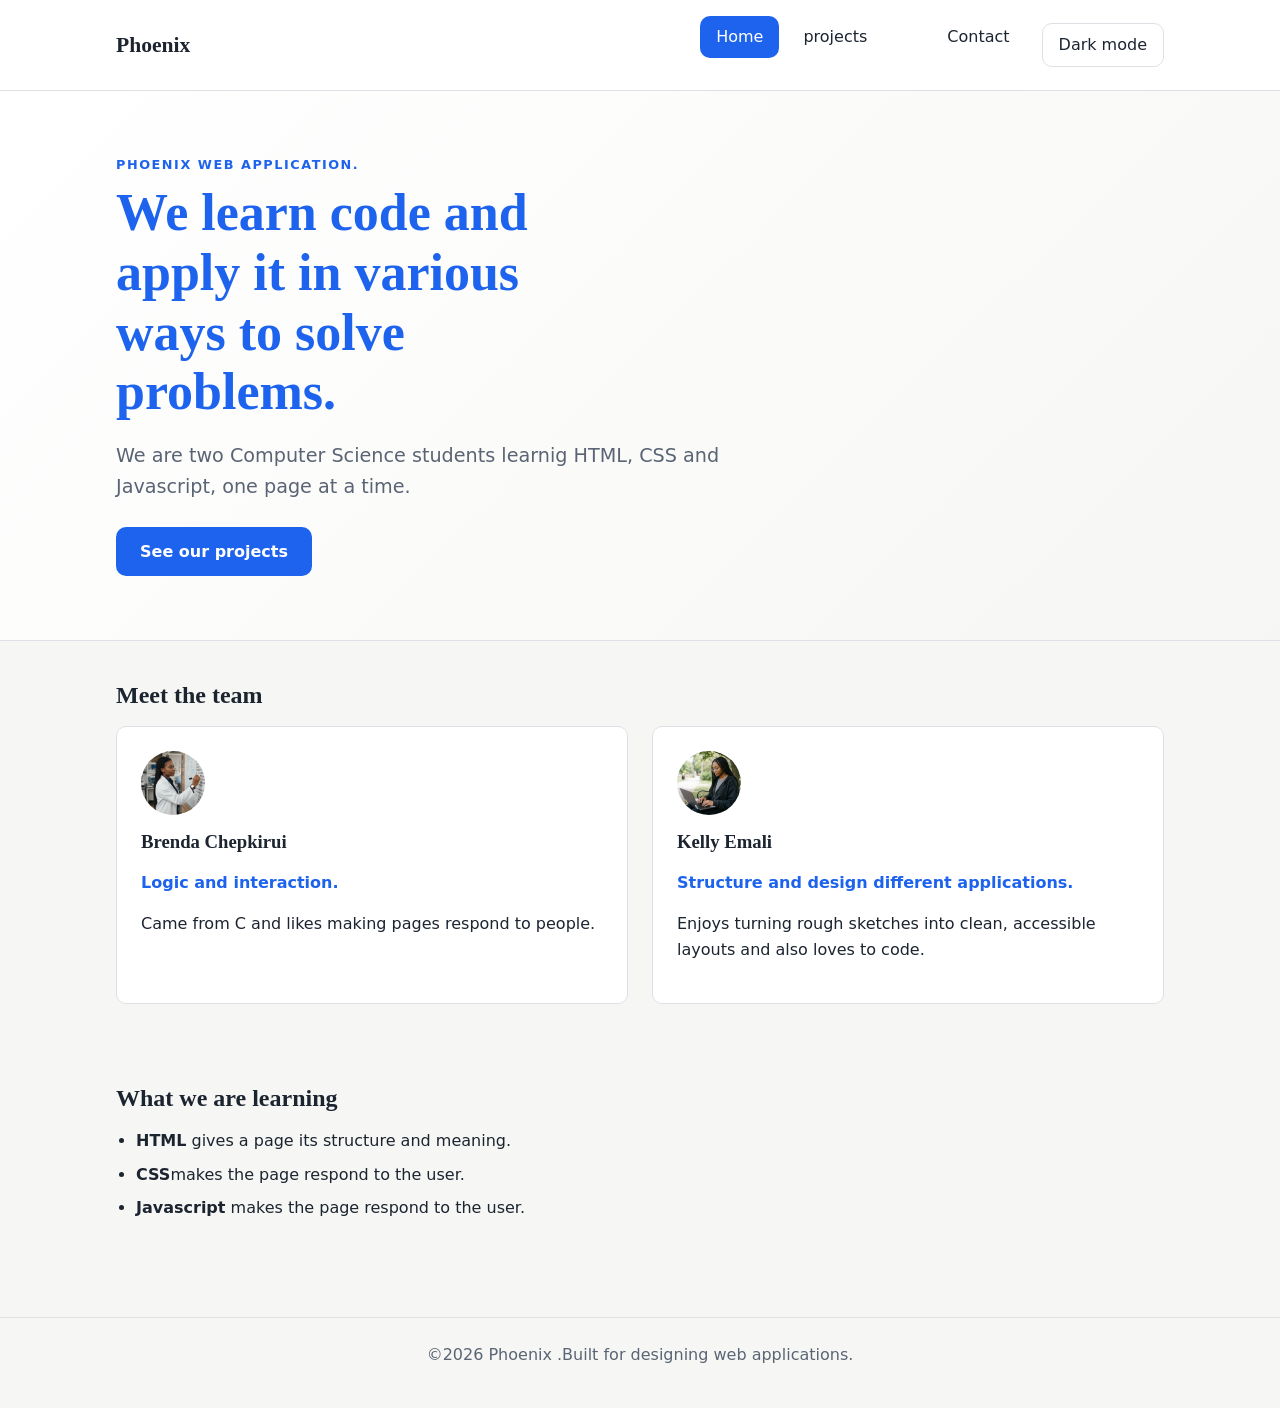
<file: index.html>
<!DOCTYPE html>
<html lang="en">
<head>
    <meta charset="UTF-8">
    <meta name="viewport" content="width=device-width, initial-scale=1.0">  
    <meta name="description" content ="Phoenix : a CSC 216 web development pair.">
    <title>Home | Phoenix </title>
    <link rel="stylesheet" href="css/styles.css">
       <script src="js/script.js"re defer></script>
    </head>
    <body>
        <a class="skip-link"href="#main">Skip to main content</a>

        <header class="site-header">
            <div class="container header-inner">
                <a class="logo" href="index.html">Phoenix </a>
            <button class= "nav-toggle" type="button" aria-expanded= "false" aria-controls="site-nav">Menu</button>
            <nav id ="site-nav" class= "site-nav" aria -label="Main">
                <ul>
                    <li><a href="index.html" aria-current="page">Home</a></li>
                    <li><a href="projects.html">projects<a><li>
                    <li><a href="contact.html">Contact</a></li>
                </ul>
            </nav>
                    <button class="theme-toggle" type="button" aria-pressed="false">Dark mode</button></button>
            </div>
        </header>

        <main  id="main">
            <section class="hero">
             <div class="container">
             <p class="eyebrow">Phoenix web application.</p>
              <h1>We learn code and apply it in various ways to solve problems.</h1>
              <p class ="lead"> We are two Computer Science students learnig HTML, CSS and Javascript, one page at a time.</p>
              <a class ="button" href="projects.html">See our projects </a>
             </div>
            </section>

<section class ="container section" aria-labelledby="team-heading">
    <h2 id="team-heading">Meet the team</h2>
    <div class="team-grid">
       <article class="card">
        <img class="avatar" src="images/brenda-chepkirui.jpg" alt="A picture of Brenda writing a piece of code" width="64" height="64">
        <h3>Brenda Chepkirui</h3>
        <p class="role">Logic and interaction.</p>
        <p>Came from C and likes making pages respond to people.</p>
       </article>
       <article class="card">
         <img class="avatar" src="images/kelly-emali.jpg" alt="A picture of Kelly Coding using a laptop" width="64" height="64">
        <h3>Kelly Emali</h3>
        <p class="role">Structure and design different applications.</p>
        <p>Enjoys turning rough sketches into clean, accessible layouts and also loves to code.</p>
       </article>
    </div>
</section>

 <section class="container section" aria-labelledby="learning-heading">
    <h2 id="learning-heading">What we are learning</h2>
  <ul class="skill-list">
    <li><strong>HTML</strong> gives a page its structure and meaning.</li>
    <li><strong>CSS</strong>makes the page respond to the user.</li>
    <li><strong> Javascript</strong> makes the page respond to the user.</li>
  </ul>
 </section>
</main>

<footer class="site-footer">
 <div class ="container">
    <p>©<span id="year">2026</span> Phoenix .Built for designing web applications. </p>
</div>
</footer>
</body>
</html>
</file>
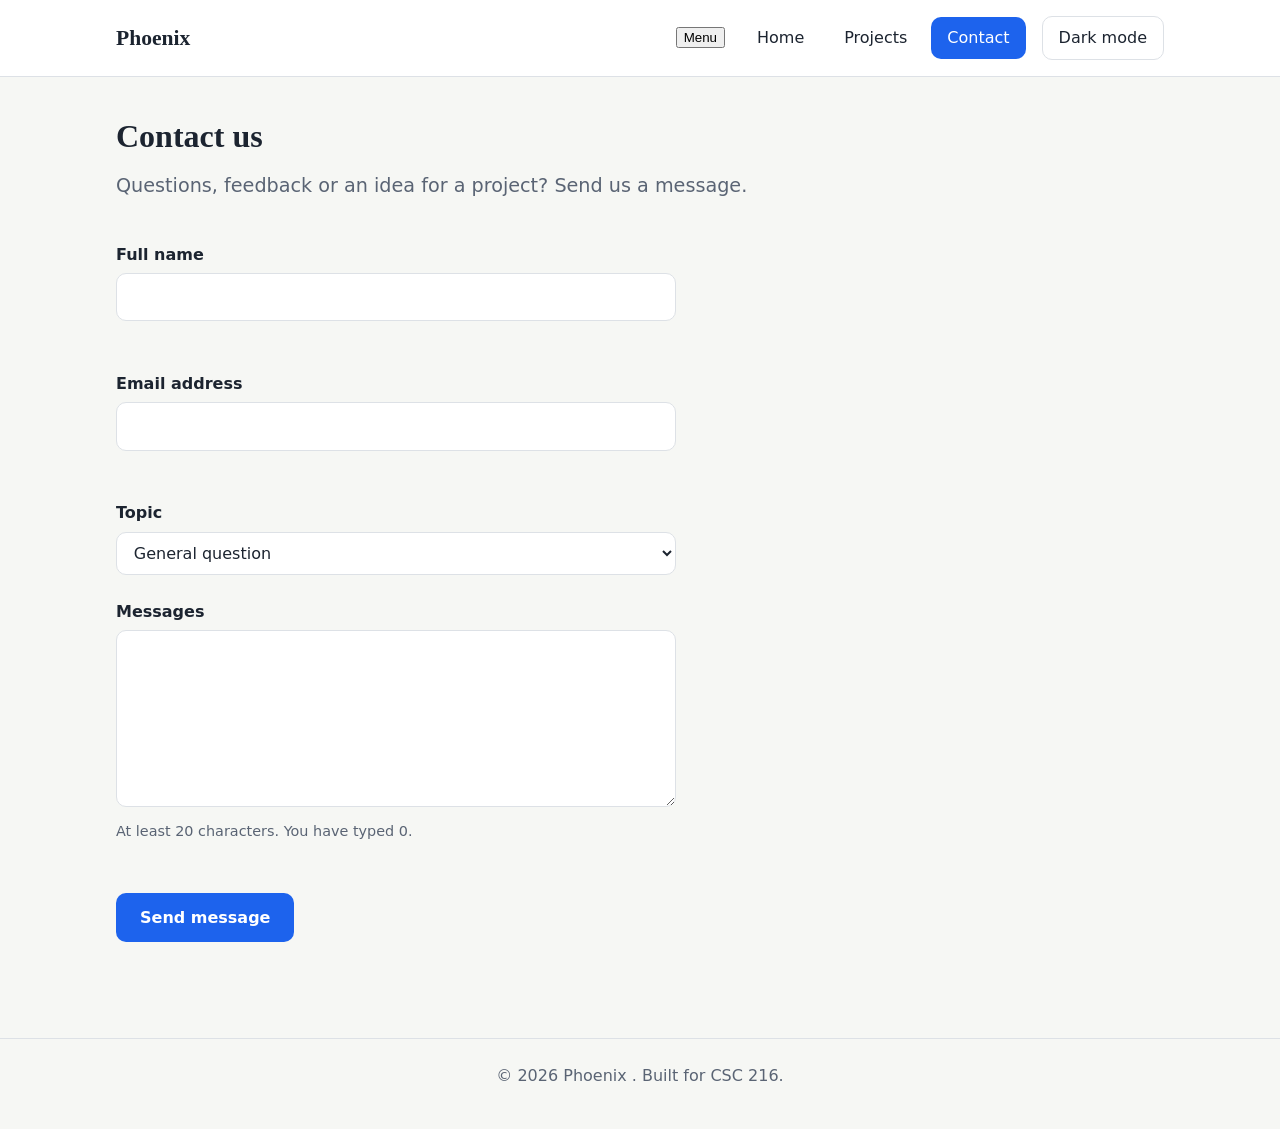
<file: contact.html>
<!DOCTYPE html> <!-- Contact page-->
<html lamg="en">
    <head>
        <meta charset="UTF-8">
        <meta name="viewport" content="width=device-width, initial-scale=1.0">
        <meta name="description" content="Send a message to Phoenix .">
        <title>Contact | Phoenix </title>
        <link rel="stylesheet" href="css/styles.css">
        <script src="js/script.js" defer></script>
    </head>
    <body>
        <a class="skip-link" href="#main">Skip to main content</a>

        <header class="site-header">
            <div class="container header-inner">
                <a class="logo" href="index.html">Phoenix </a>
                <button class="nav toggle" type="button" aria-expanded="false" aria-controls="size-nav">Menu</button>
                <nav id="site-nav" class="site-nav" arial-label="Main">
                    <ul>
                        <li><a href="index.html">Home</a></li>
                        <li><a href="projects.html">Projects</a></li>
                        <li><a href="contact.html" aria-current="page">Contact</a></li>
                    </ul>
                </nav>
                <button class="theme-toggle" type="button" aria-pressed="false">Dark mode</button>
            </div>
        </header>

        <main id="main" class="container">
            <header class="page-header">
                <h1>Contact us</h1>
                <p class="lead">Questions, feedback or an idea for a project? Send us a message.</p>
            </header>

            <form id="contact-form" class="contact-form" novalidate>
                <div class="field">
                    <label for="name">Full name</label>
                    <input type="text" id="name" autocomplete="name" required aria-describedby="name-error">
                    <p class="error" id="name-error"></p>
                </div>

                <div class="field">
                    <label for="email">Email address</label>
                    <input type="email" id="email" name="email" autocomplete="email" required aria-describedby="email-error">
                    <p class="error" id="email-error"></p>
                </div>

                <div class="field">
                    <label for="topic">Topic</label>
                    <select id="topic" name="topic">
                        <option value="general">General question</option>
                        <option value="collaboration">Collaboration</option>
                        <option value="feedback">Feedback on our site</option>
                    </select>
                </div>

                <div class="field">
                    <label for="message">Messages</label>
                    <textarea id="message" name="message" rows="6" required minlength="20" aria-describedby="message-hint message-error"></textarea>
                    <p class="hint" id="message-hint">At least 20 characters. You have typed <span id="char-count">0</span>.</p>
                    <p class="error" id="message-error"></p>
                </div>

                <button class="button" type="submit">Send message</button>
                <p id="form-status" class="form-status" role="status"></p>
            </form>
        </main>

        <footer class="site-footer">
            <div class="container">
                <P>© <span id="year">2026</span> Phoenix . Built for CSC 216.</P>
            </div>
        </footer>
    </body>
</html>
</file>
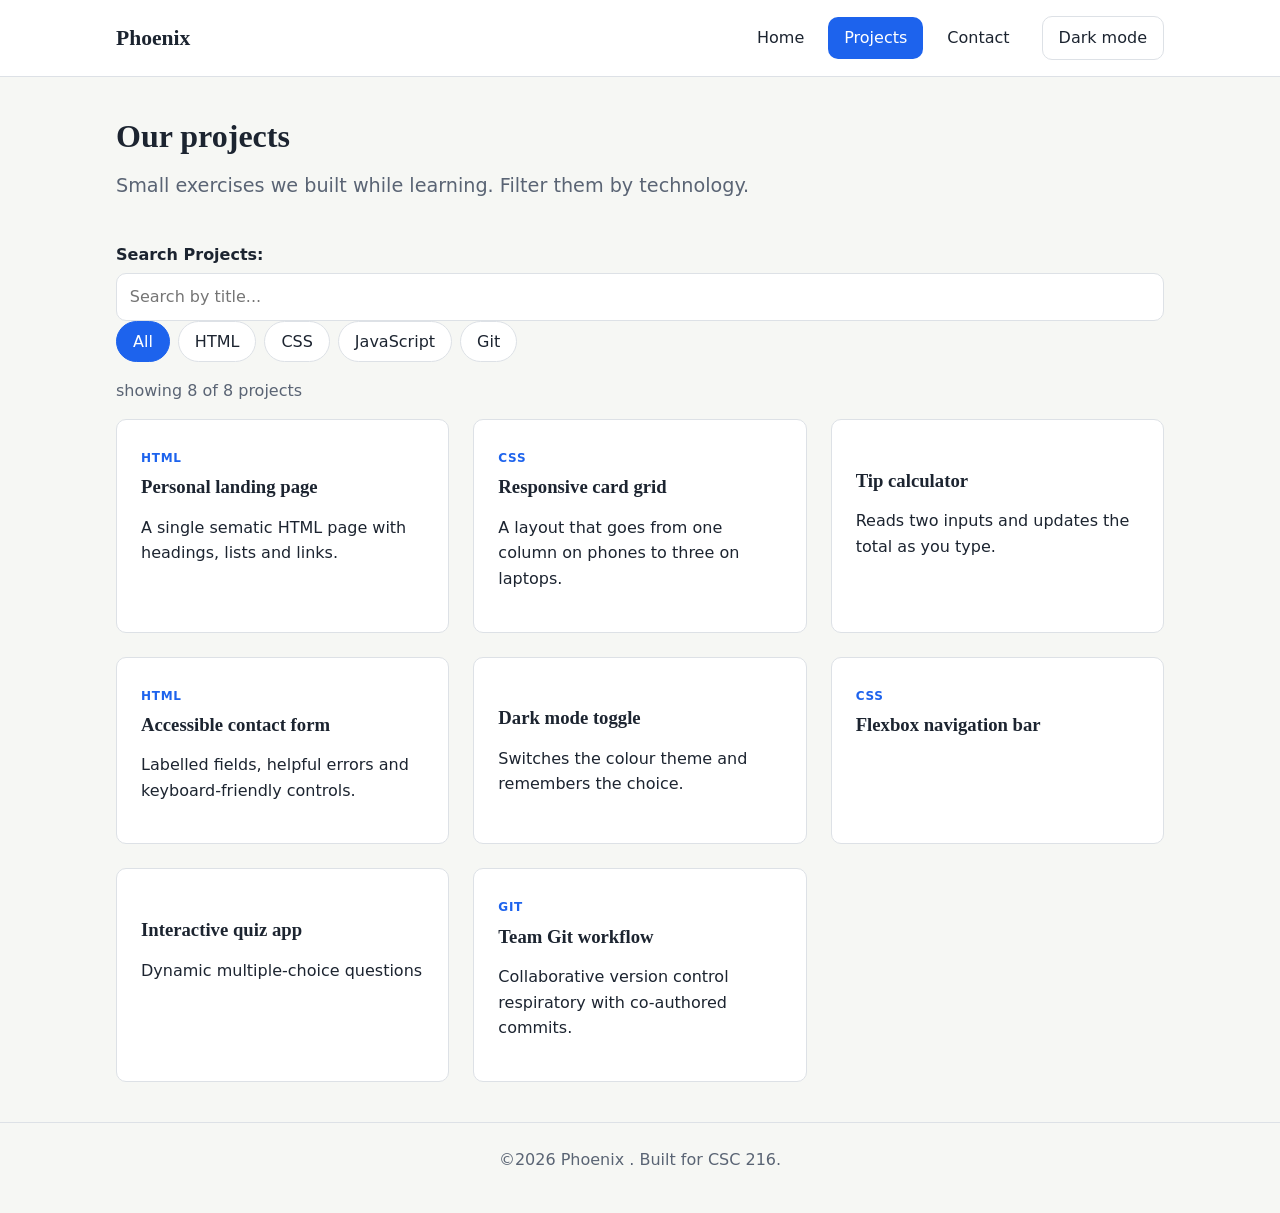
<file: projects.html>
<!DOCTYPE html> <!--Projects page-->
<html lang="en">
 <head>
    <meta charset="UTF-8">
    <meta name="viewport" content="width=device-width, initial-scale=1.0">
    <meta name="description" content="Projects built by Phoenix  while learning web development.">
    <title>Projects | Phoenix </title>
    <link rel="stylesheet" href="css/styles.css">
    <script src="js/script.js" defer></script>
 </head>
 <body>
   <a class="skip-link" href="#main">Skip to main content</a>

     <header class="site-header">
        <div class="container header-inner">
            <a class="logo" href="index.html">Phoenix </a>
            <button class="nav-toggle" type="button" aria-expanded="false" aria-controls="site-nav">Menu</button>
            <nav id="site-nav" class="site-nav" aria-label="Main">
                <ul>
                  <li><a href="index.html">Home</a></li>
                  <li><a href="projects.html" aria-current="page">Projects</a></li>
                  <li><a href="contact.html">Contact</a></li>
                </ul>
            </nav>
            <button class="theme-toggle" type="button" aria-pressed="false">Dark mode</button>
        </div>
     </header>

    <main id="main" class="container">
        <header class="page-header">
            <h1>Our projects</h1>
            <p class="lead">Small exercises we built while learning. Filter them by technology.</p>
        </header>

         <label for="project-search">Search Projects:</label>
         <input type-"text" id="project-search" placeholder="Search by title...">
        <div class="filters" role="group" aria-label="Filter projects by technology">
            <button class="filter-btn" type="button" data-filter="all" aria-pressed="true">All</button>
            <button class="filter-btn" type="button" data-filter="html" aria-pressed="false">HTML</button>
            <button class="filter-btn" type="button" data-filter="css" aria-pressed="false">CSS</button>
            <button class="filter-btn" type="button" data-filter="js" aria-pressed="false">JavaScript</button>
            <button class="filter-btn" type="button" data-filter="git" aria-pressed="false">Git</button>
        </div>

        <p id="project-count" class="project-count" aria-live="polite"></p>
        <div id="project-list" class="project-grid"></div>
        <p id="no-projects-msg" hidden>No projects match your search. Please try another keyword</p>

        <noscript>
            <p>Turn on JavaScript to see the project list.</p>
        </noscript>
    </main>
    <footer class="site-footer">
        <div class="container">
            <p>©<span id="year"> 2026</span> Phoenix . Built for CSC 216.</p>
        </div>
    </footer>
 </body>
</html>
</file>
<file: css/styles.css>
/* =====================================================
   Team website stylesheet (CSC 216, Lab 2)
   One file styles every page on the site.
   ===================================================== */

/* ---------- 1. Design tokens ---------- */
/* ===================================================== */
   :root {
    --color-bg: #f6f7f4;
    --color-surface:#ffffff;
    --color-text: #1c2430;
    --color-muted:#5a6474;
    --color-primary: #1d63ed;
    --color-primary-dark: #1243a6;
    --color-on-primary: #ffffff;
    --color-border: #dde1e6;
    --color-error: #b3261e;
    --color-success: #1e7b3a;

  --font-body: system-ui, -apple-system, "Segoe UI", Roboto, Arial, sans-serif;
  --font-heading: Georgia, "Times New Roman", serif;

  --space-1: 0.5rem;
  --space-2: 1rem;
  --space-3: 1.5rem;
  --space-4: 2.5rem;
  --space-5: 4rem;

  --radius: 10px;
  --max-width: 1080px;
}

body.dark {
  --color-bg: #11161d;
  --color-surface: #1a212b;
  --color-text: #e7ebf0;
  --color-muted: #a2abb9;
  --color-primary: #4f8cf6;
  --color-primary-dark: #1d63ed;
  --color-on-primary: #0b1f1f;
  --color-border: #2b3340;
  --color-error: #ff8a80;
  --color-success: #7ddc97;
}


/* ---------- 2. Base and reset ---------- */
*,
*::before,
*::after {
  box-sizing: border-box;
}

body {
  margin: 0;
  font-family: var(--font-body);
  font-size: 1rem;
  line-height: 1.6;
  color: var(--color-text);
  background-color: var(--color-bg);
  transition: background-color 0.3s ease, color 0.3s ease;
}

h1,
h2,
h3 {
  font-family: var(--font-heading);
  line-height: 1.2;
  margin: 0 0 var(--space-2);
}

p {
  margin: 0 0 var(--space-2);
}

a {
  color: var(--color-primary);
}
img{
    max-width: 100%;
    display: block;
}
:focus-visible{
    outline: 3px solid var(-color-primary);
    outline-offset: 3px;
}
/* ---------- 3. Layout helpers ---------- */
.container {
  width: 100%;
  max-width: var(--max-width);
  margin-inline: auto;
  padding-inline: var(--space-2);
}
.section {
  padding-block: var(--space-4);
}

.skip-link {
  position: absolute;
  top: -4rem;
  left: var(--space-2);
  z-index: 100;
  padding: var(--space-1) var(--space-2);
  border-radius: var(--radius);
  background-color: var(--color-primary);
  color: var(--color-on-primary);
}

.skip-link:focus {
  top: var(--space-2);
}
/* ---------- 4. Header and navigation ---------- */
.site-header {
  position: sticky;
  top: 0;
  z-index: 10;
  background-color: var(--color-surface);
  border-bottom: 1px solid var(--color-border);
}

.header-inner {
  display: flex;
  flex-wrap: wrap;
  align-items: center;
  gap: var(--space-2);
  padding-block: var(--space-2);
}

.logo {
  margin-right: auto;
  font-family: var(--font-heading);
  font-size: 1.35rem;
  font-weight: 700;
  color: var(--color-text);
  text-decoration: none;
}

.site-nav ul {
  display: flex;
  gap: var(--space-1);
  margin: 0;
  padding: 0;
  list-style: none;
}

.site-nav a {
  display: block;
  padding: var(--space-1) var(--space-2);
  border-radius: var(--radius);
  color: var(--color-text);
  font-weight: 500;
  text-decoration: none;
}

.site-nav a:hover {
  background-color: var(--color-bg);
}

.site-nav a[aria-current="page"] {
  background-color: var(--color-primary);
  color: var(--color-on-primary);
}

.nav-toggle,
.theme-toggle {
  padding: var(--space-1) var(--space-2);
  border: 1px solid var(--color-border);
  border-radius: var(--radius);
  background-color: transparent;
  color: var(--color-text);
  font: inherit;
  cursor: pointer;
}

.theme-toggle[aria-pressed="true"] {
  border-color: var(--color-primary);
  color: var(--color-primary);
}

.nav-toggle {
  display: none;
}
/* ---------- 5. Buttons and hero ---------- */
.button {
  display: inline-block;
  padding: 0.75rem 1.5rem;
  border: none;
  border-radius: var(--radius);
  background-color: var(--color-primary);
  color: var(--color-on-primary);
  font: inherit;
  font-weight: 600;
  text-decoration: none;
  cursor: pointer;
  transition: background-color 0.2s ease, transform 0.2s ease;
}

.button:hover {
  background-color: var(--color-primary-dark);
  color: var(--color-on-primary);
  transform: translateY(-2px);
}

.hero {
  padding-block: var(--space-5);
  background: linear-gradient(135deg, var(--color-surface), var(--color-bg));
  border-bottom: 1px solid var(--color-border);
}

.hero h1 {
  max-width: 18ch;
  margin-bottom: 1.2rem;
  font-size: clamp(2rem, 5vw, 3.25rem);
  font-weight: 800;
  line-height:1.15 ;
  color: var(--color-primary)

}

.eyebrow {
  margin-bottom: var(--space-1);
  color: var(--color-primary);
  font-size: 0.8rem;
  font-weight: 700;
  letter-spacing: 0.12em;
  text-transform: uppercase;
}

.lead {
  max-width: 55ch;
  margin-bottom: var(--space-3);
  color: var(--color-muted);
  font-size: 1.2rem;
}
.page-header {
  padding-block: var(--space-4) var(--space-2);
}
/* ---------- 6. Cards and grids ---------- */
.team-grid,
.project-grid {
  display: grid;
  grid-template-columns: repeat(auto-fit, minmax(260px, 1fr));
  gap: var(--space-3);
}

.card {
  padding: var(--space-3);
  border: 1px solid var(--color-border);
  border-radius: var(--radius);
  background-color: var(--color-surface);
}

.avatar {
  display: grid;
  place-items: center;
  width: 64px;
  height: 64px;
  margin-bottom: var(--space-2);
  border-radius: 50%;
  background-color: var(--color-primary);
  color: var(--color-on-primary);
  font-size: 1.25rem;
  font-weight: 700;
  object-fit: cover;
}

.role {
  color: var(--color-primary);
  font-weight: 600;
}

.skill-list {
  padding-left: 1.25rem;
}

.skill-list li {
  margin-bottom: var(--space-1);
}

/* ---------- 6. Cards and grids ---------- */
.team-grid,
.project-grid {
  display: grid;
  grid-template-columns: repeat(auto-fit, minmax(260px, 1fr));
  gap: var(--space-3);
}

.card {
  padding: var(--space-3);
  border: 1px solid var(--color-border);
  border-radius: var(--radius);
  background-color: var(--color-surface);
}

.avatar {
  display: grid;
  place-items: center;
  width: 64px;
  height: 64px;
  margin-bottom: var(--space-2);
  border-radius: 50%;
  background-color: var(--color-primary);
  color: var(--color-on-primary);
  font-size: 1.25rem;
  font-weight: 700;
  object-fit: cover;
}

.role {
  color: var(--color-primary);
  font-weight: 600;
}

.skill-list {
    padding-left: 1.25rem;
}

.skill-list li {
  margin-bottom: var(--space-1);
}

  /* ---------- 7. Projects page ---------- */
.filters {
  display: flex;
  flex-wrap: wrap;
  gap: var(--space-1);
  margin-bottom: var(--space-2);
}

.filter-btn {
  padding: 0.4rem 1rem;
  border: 1px solid var(--color-border);
  border-radius: 999px;
  background-color: var(--color-surface);
  color: var(--color-text);
  font: inherit;
  cursor: pointer;
}

.filter-btn[aria-pressed="true"] {
  border-color: var(--color-primary);
  background-color: var(--color-primary);
  color: var(--color-on-primary);
}

.project-count {
  color: var(--color-muted);
}

.tag {
  display: inline-block;
  margin-bottom: var(--space-1);
  color: var(--color-primary);
  font-size: 0.75rem;
  font-weight: 700;
  letter-spacing: 0.06em;
  text-transform: uppercase;
}

/* ---------- 8. Contact form ---------- */
.contact-form {
  max-width: 560px;
  padding-bottom: var(--space-4);
}

.field {
  margin-bottom: var(--space-3);
}

label {
  display: block;
  margin-bottom: 0.35rem;
  font-weight: 600;
}

input,
select,
textarea {
  width: 100%;
  padding: 0.65rem 0.8rem;
  border: 1px solid var(--color-border);
  border-radius: var(--radius);
  background-color: var(--color-surface);
  color: var(--color-text);
  font: inherit;
}

input:focus,
select:focus,
textarea:focus {
  border-color: var(--color-primary);
}

input[aria-invalid="true"],
textarea[aria-invalid="true"] {
  border-color: var(--color-error);
}

.hint,
.error {
  margin: 0.35rem 0 0;
  font-size: 0.9rem;
}

.hint {
  color: var(--color-muted);
}

.error {
  min-height: 1.4em;
  color: var(--color-error);
}

.form-status {
  margin-top: var(--space-2);
  color: var(--color-success);
  font-weight: 600;
}
/* ---------- 9. Footer ---------- */
.site-footer {
  margin-top: var(--space-4);
  padding-block: var(--space-3);
  border-top: 1px solid var(--color-border);
  color: var(--color-muted);
  text-align: center;
}

/* ---------- 10. Small screens ---------- */
@media (max-width: 700px) {
  .nav-toggle {
    display: inline-block;
  }

  .site-nav {
    display: none;
    order: 3;
    width: 100%;
  }

  .site-nav.open {
    display: block;
  }

  .site-nav ul {
    flex-direction: column;
  }

  .section {
    padding-block: var(--space-3);
  }
}

/* ---------- 11. Respect reduced-motion preferences ---------- */
@media (prefers-reduced-motion: reduce) {
  *,
  *::before,
  *::after {
    transition: none !important;
  }

  #project-search{
    display: block;
    width: 100%;
    margin-bottom: 16px;
  }
}
</file>
